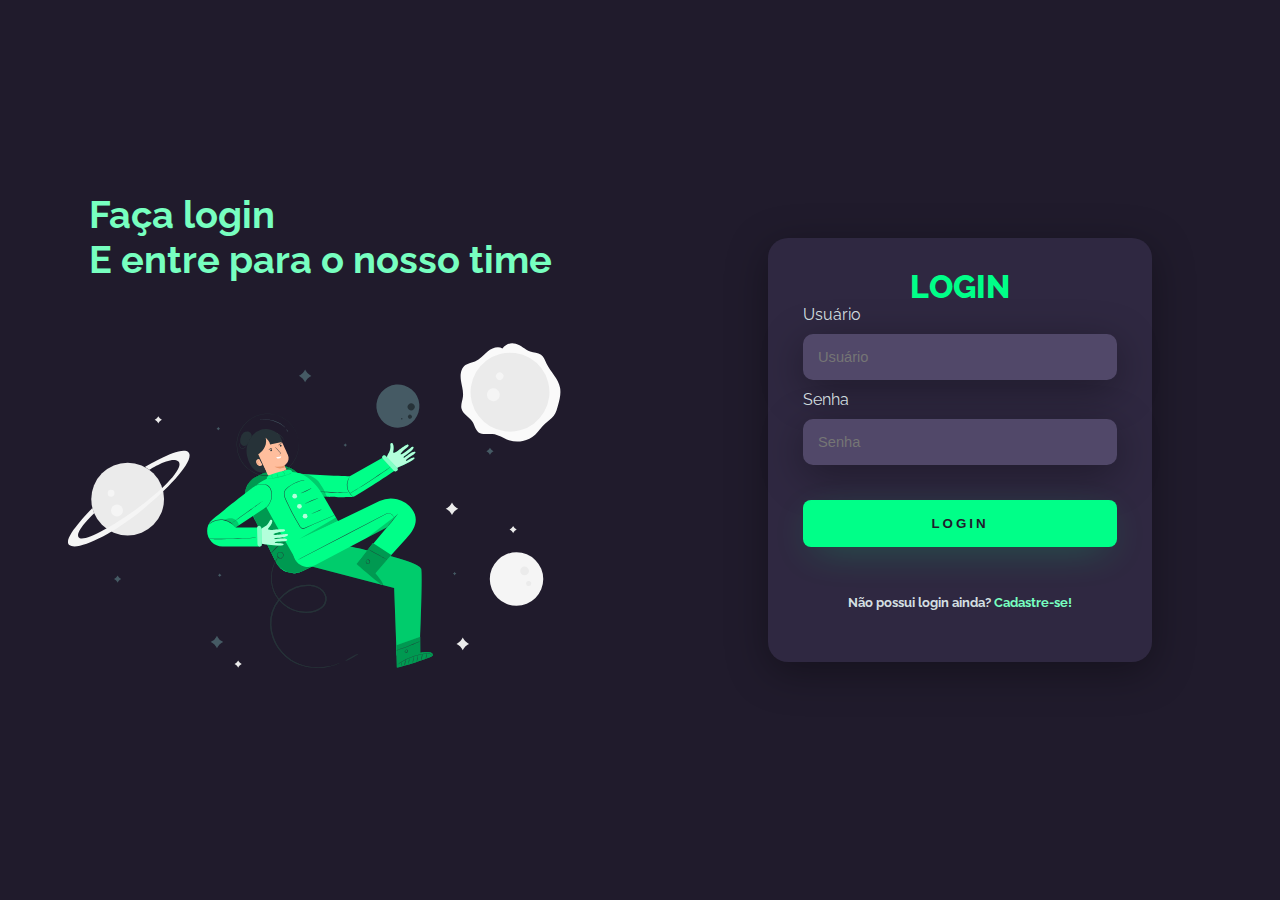
<file: index.html>
<!DOCTYPE html>
<html lang="pt-br">
<head>

    <title>Login</title>

    <meta charset="UTF-8">
    <meta http-equiv="X-UA-Compatible" content="IE=edge">
    <meta name="viewport" content="width=device-width, initial-scale=1.0">
    <link rel="stylesheet" href="css/styles.css">

</head>


<body>
    
<div class="main-login">
   <div class="left-login">
    <h1>Faça login<br>E entre para o nosso time</h1>
    <img src="astronaut.svg" class="left-login-image" alt="Astronaut Animation">
   </div>
   <div class="right-login">
          <div class="card-login">
            <h1>LOGIN</h1>
                <div class="textfield">
                    <label for="usuario">Usuário</label>
                    <input type="text" name="usuario" placeholder="Usuário">
                </div>
                <div class="textfield">
                    <label for="senha">Senha</label>
                    <input type="password" name="senha" placeholder="Senha">
                </div>
                <button class="btn-login">Login</button>
                <div class="cadastro">
                    <label for="cadastro"><h5>Não possui login ainda?<a href="cadastro.html"> Cadastre-se!</a></h5></label>
                  
                </div>
              
          </div>

   </div>
</div>


</body>
</html>
</file>
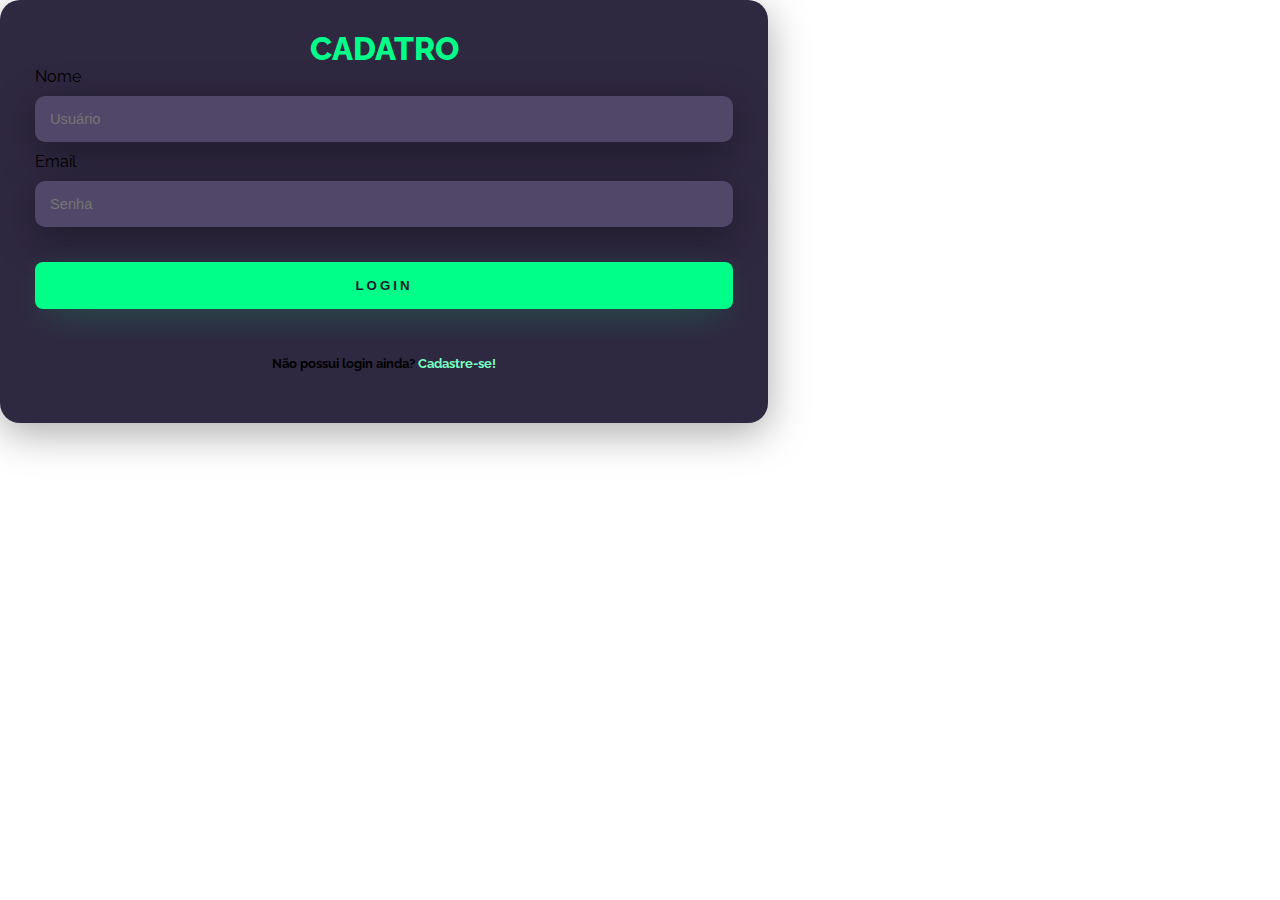
<file: cadastro.html>
<!DOCTYPE html>
<html lang="pt-br">
<head>
    <title>Cadastro</title>
    <meta charset="UTF-8">
    <meta http-equiv="X-UA-Compatible" content="IE=edge">
    <meta name="viewport" content="width=device-width, initial-scale=1.0">
    <link rel="stylesheet" href="css/styles.css">
    
</head>
<body>
    <div class="card-login">
        <h1>CADATRO</h1>
            <div class="textfield">
                <label for="usuario">Nome</label>
                <input type="text" name="usuario" placeholder="Usuário">
            </div>
            <div class="textfield">
                <label for="senha">Email</label>
                <input type="password" name="senha" placeholder="Senha">
            </div>
            <button class="btn-login">Login</button>
            <div class="cadastro">
                <label for="cadastro"><h5>Não possui login ainda?<a href="cadastro.html"> Cadastre-se!</a></h5></label>
              
            </div>
          
      </div>

</body>
</html>
</file>
<file: css/styles.css>
@import url('https://fonts.googleapis.com/css2?family=Raleway:wght@100&display=swap');

body{
    margin: 0;
    font-family: 'Raleway', sans-serif;
}
body * {
    box-sizing: border-box;
}
.main-login{
    width: 100vw;
    height: 100vh;
    background: #201b2c;
    display: flex;
    justify-content: center;
    align-items: center;
}

.left-login{
width: 50vw;
height: 100vh;
display: flex;
justify-content: center;
align-items: center;
flex-direction: column;
}

.left-login > h1 {
color: #77ffc0;
font-size: 3vw;
}


.right-login {
    width: 50vw;
    height: 100vh;
    display: flex;
    justify-content: center;
    align-items: center;
    color: #f0ffffde;
}

.card-login {
    width: 60%;
    display: flex;
    justify-content: center;
    align-items: center;
    flex-direction: column;
    padding: 30px 35px;
    background: #2f2841;
    border-radius: 20px;
    box-shadow: 0px 10px 40px #00000056;
}

.card-login > h1 {
    color: #00ff88;
    font-weight: 800;
    margin:0;
}

.textfield{
    display: flex;
    flex-direction: column;
    align-items: flex-start;
    justify-content: center;
    width: 100%;
}

.textfield > input {
    width: 100%;
    border: none;
    border-radius: 10px;
    padding: 15px;
    background: #514869;
    color: #f0ffffde;
    font-size: 11pt;
    box-shadow: 0px 10px 40px #00000056;
    outline: none;
    box-sizing: border-box;
    margin: 10px 0px;
}
.text-field > label {
    color: #00ff88;
    margin-bottom: 10px;
}

.text-field > input::placeholder{ 
    color: #ecfdfd79;
}

.btn-login{
    width: 100%;
    padding: 16px 0px;
    margin: 25px;
    border: none;
    border-radius: 8px;
    outline: none;
    text-transform: uppercase;
    font-weight: 800;
    letter-spacing: 3px;
    color:#201b2c;
    background: #00ff88;
    cursor: pointer;
    box-shadow: 0px 10px 40px -12px #00ff8052;
}

@media only screen and (max-width: 950px){
    .card-login{
        width: 85%;
        
    }
    
}

@media only screen and (max-width: 600px){
    .main-login{
        flex-direction: column;
    }
    .left-login > h1{
        display: none;
    }

    .left-login{
        width: 100%;
        height: auto;
    }

    .right-login{
        width: 100%;
        height: auto;
    }

    .card-login{
        width: 90%;
    }
}
a {
    text-decoration: none;
    color: #77ffc0;
}
</file>
